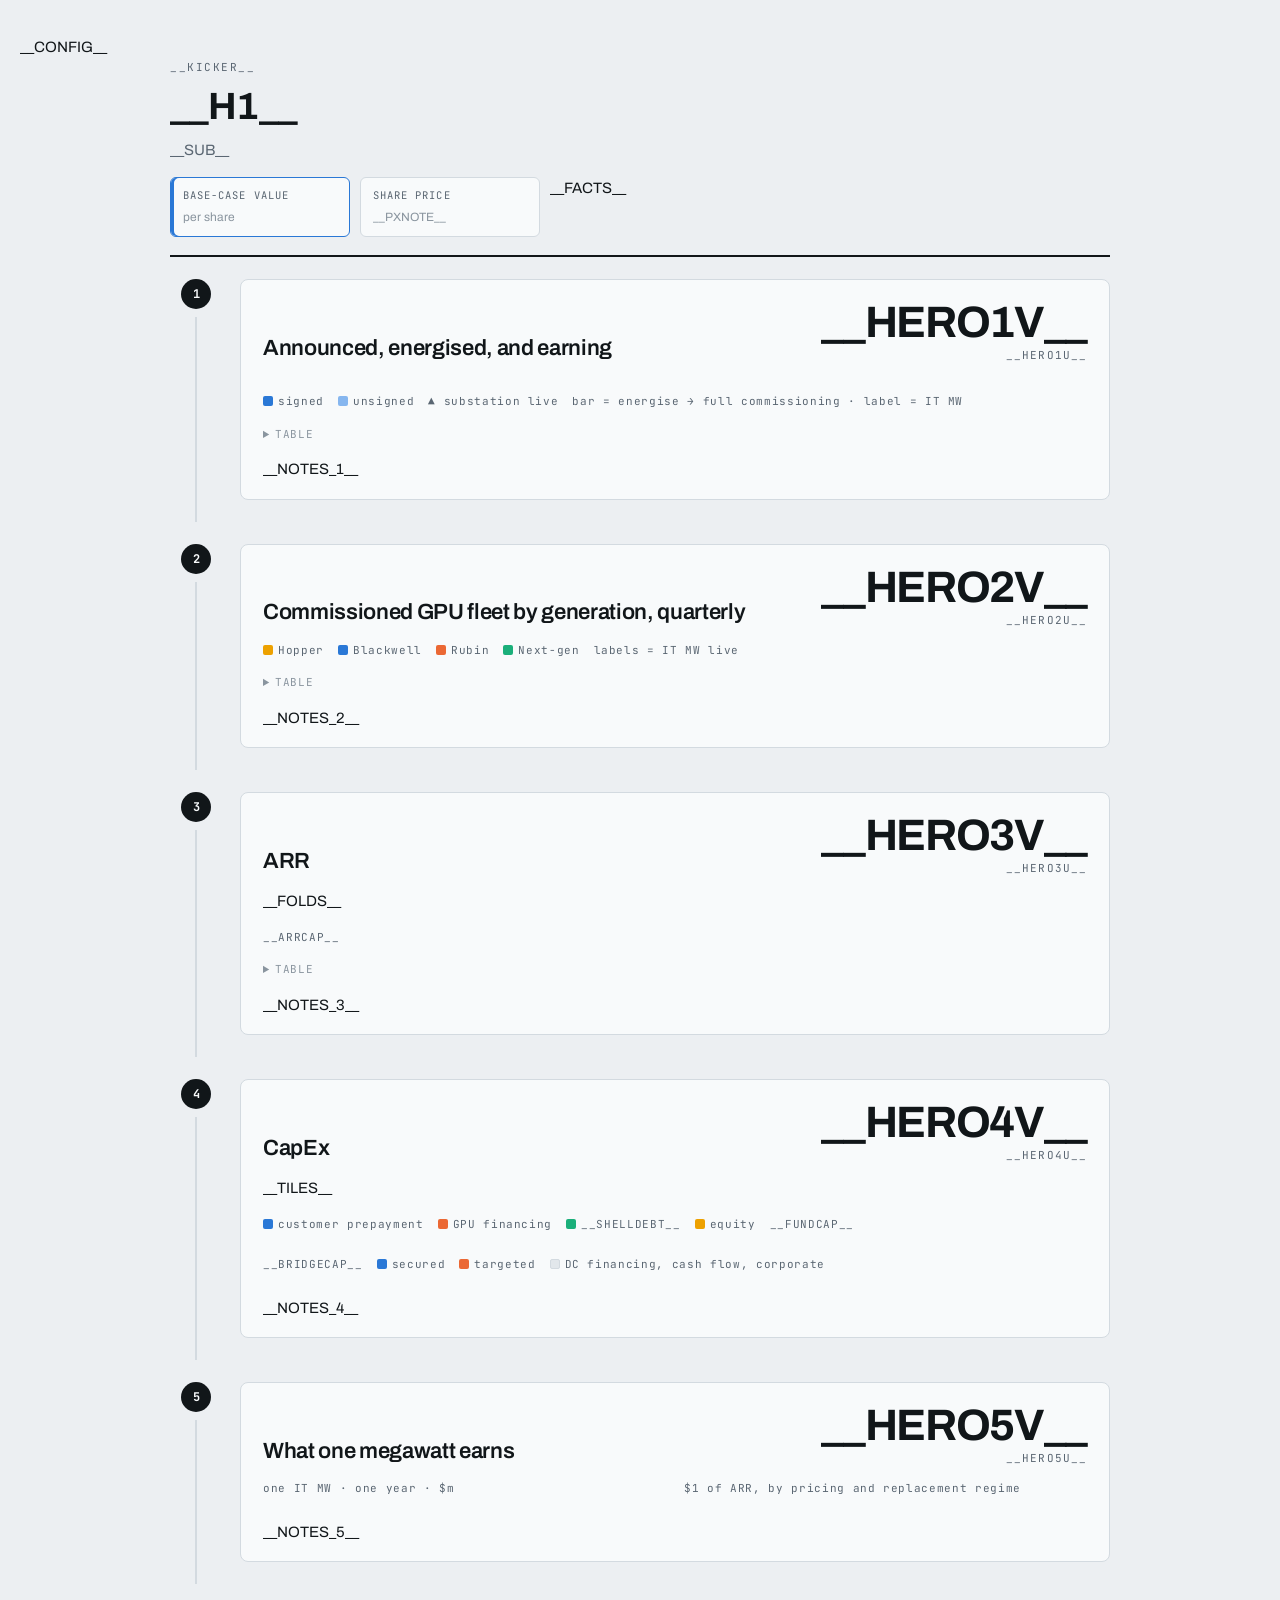
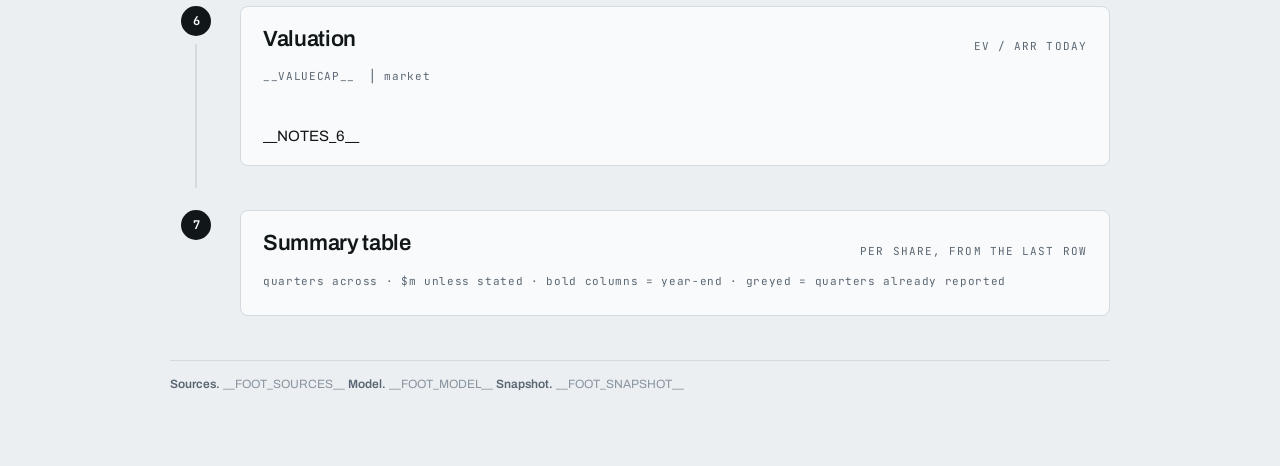
<file: onepager-template.html>
<!doctype html>
<html lang="en">
<head>
<meta charset="utf-8">
<meta name="viewport" content="width=device-width,initial-scale=1">
<style>:root{color-scheme:light dark}body{margin:0}</style>
<title>__TITLE__</title>
<link rel="stylesheet" href="https://fonts.googleapis.com/css2?family=Archivo:wght@400;500;600;700&family=JetBrains+Mono:wght@400;500;700&display=swap">
<style>
:root{
  --paper:#ECEFF2; --card:#F8FAFB; --sunk:#E2E7EB;
  --ink:#111619; --soft:#5A6672; --faint:#8A959F; --line:#D3DAE0; --grid:#E6EAEE;
  --accent:#2a78d6;
  --s1:#2a78d6; --s1u:#86b6ef; --s2:#eb6834; --s3:#1baf7a; --s4:#eda100;
  --pos:#2C6349; --neg:#93402F;
}
@media (prefers-color-scheme:dark){:root:not([data-theme="light"]){
  --paper:#0D1115; --card:#161C22; --sunk:#11161B;
  --ink:#E5EAEE; --soft:#8B98A5; --faint:#65727E; --line:#252E37; --grid:#1F272F;
  --accent:#3987e5;
  --s1:#3987e5; --s1u:#1c5cab; --s2:#d95926; --s3:#199e70; --s4:#c98500;
  --pos:#71C098; --neg:#DB8A75;
}}
:root[data-theme="dark"]{
  --paper:#0D1115; --card:#161C22; --sunk:#11161B;
  --ink:#E5EAEE; --soft:#8B98A5; --faint:#65727E; --line:#252E37; --grid:#1F272F;
  --accent:#3987e5;
  --s1:#3987e5; --s1u:#1c5cab; --s2:#d95926; --s3:#199e70; --s4:#c98500;
  --pos:#71C098; --neg:#DB8A75;
}
*{box-sizing:border-box}
body{background:var(--paper);color:var(--ink);font-family:Archivo,system-ui,-apple-system,sans-serif;font-size:15px;line-height:1.5;margin:0;padding:36px 20px 72px;-webkit-font-smoothing:antialiased}
.wrap{max-width:940px;margin:0 auto;display:flex;flex-direction:column;gap:22px}
.mono{font-family:"JetBrains Mono",monospace}

header{display:flex;flex-direction:column;gap:12px;border-bottom:2px solid var(--ink);padding-bottom:18px}
.kicker{font-family:"JetBrains Mono",monospace;font-size:11px;letter-spacing:.14em;text-transform:uppercase;color:var(--soft)}
h1{font-size:38px;font-weight:700;letter-spacing:-.022em;margin:0;line-height:1.05;text-wrap:balance}
.sub{color:var(--soft);font-size:15px;max-width:60ch;margin:0}
.facts{display:grid;grid-template-columns:repeat(5,1fr);gap:10px;margin-top:4px}
.fact.base{border-color:var(--accent);box-shadow:inset 3px 0 0 var(--accent)}
.fact{background:var(--card);border:1px solid var(--line);border-radius:6px;padding:10px 12px;display:flex;flex-direction:column;gap:2px}
.fact .l{font-family:"JetBrains Mono",monospace;font-size:10.5px;letter-spacing:.1em;text-transform:uppercase;color:var(--soft)}
.fact .v{font-size:20px;font-weight:600;letter-spacing:-.01em}
.fact .n{font-size:12px;color:var(--faint)}

.step{display:grid;grid-template-columns:52px 1fr;gap:0 18px;position:relative}
.rail{display:flex;flex-direction:column;align-items:center;gap:8px}
.rail .num{font-family:"JetBrains Mono",monospace;font-size:12px;font-weight:700;color:var(--card);background:var(--ink);width:30px;height:30px;border-radius:50%;display:flex;align-items:center;justify-content:center;flex:none}
.rail .bar{width:2px;flex:1;background:var(--line)}
.step:last-of-type .rail .bar{background:transparent}
.card{background:var(--card);border:1px solid var(--line);border-radius:8px;padding:20px 22px 18px;display:flex;flex-direction:column;gap:16px;margin-bottom:22px;min-width:0}
.head{display:grid;grid-template-columns:1fr auto;gap:16px;align-items:end}
.head h2{font-size:22px;font-weight:600;letter-spacing:-.015em;margin:0;line-height:1.15;text-wrap:balance}
.head .q{font-size:13px;color:var(--soft);margin:3px 0 0}
.hero{text-align:right;line-height:1}
.hero .v{font-size:44px;font-weight:700;letter-spacing:-.03em}
.hero .u{font-family:"JetBrains Mono",monospace;font-size:11px;letter-spacing:.1em;text-transform:uppercase;color:var(--soft);margin-top:6px}
figure{margin:0;display:flex;flex-direction:column;gap:8px;min-width:0}
figure .cap{font-family:"JetBrains Mono",monospace;font-size:11px;letter-spacing:.06em;color:var(--soft);display:flex;gap:14px;flex-wrap:wrap;align-items:center}
.sw{display:inline-block;width:10px;height:10px;border-radius:2px;vertical-align:-1px;margin-right:5px}
.scroll{overflow-x:auto}
svg{display:block;max-width:100%;height:auto}
svg text{font-family:Archivo,system-ui,sans-serif;fill:var(--ink)}
svg .m{font-family:"JetBrains Mono",monospace;font-variant-numeric:tabular-nums}
svg .soft{fill:var(--soft)}
svg .faint{fill:var(--faint)}
svg .grid{stroke:var(--grid);stroke-width:1}
svg .axis{stroke:var(--line);stroke-width:1}
svg .sep{stroke:var(--card);stroke-width:2}
svg rect.hit{fill:transparent;cursor:default}
.notes{display:grid;grid-template-columns:repeat(3,1fr);gap:12px}
.note{font-size:13.5px;line-height:1.45;color:var(--ink);border-top:2px solid var(--line);padding-top:8px}
.note b{font-weight:600}
.note .src{display:block;font-family:"JetBrains Mono",monospace;font-size:10.5px;color:var(--faint);margin-top:4px;letter-spacing:.02em}
.two{display:grid;grid-template-columns:1fr 1fr;gap:18px;align-items:start}
.tiles{display:grid;grid-template-columns:repeat(4,1fr);gap:10px}
.tile{background:var(--sunk);border-radius:6px;padding:10px 12px}
.tile .l{font-family:"JetBrains Mono",monospace;font-size:10.5px;letter-spacing:.1em;text-transform:uppercase;color:var(--soft)}
.tile .v{font-size:22px;font-weight:600;letter-spacing:-.01em;margin-top:2px}
.tile .n{font-size:12px;color:var(--faint)}
details{font-size:12.5px;color:var(--soft)}
summary{cursor:pointer;font-family:"JetBrains Mono",monospace;font-size:11px;letter-spacing:.08em;text-transform:uppercase;color:var(--faint)}
summary:focus-visible{outline:2px solid var(--accent);outline-offset:2px}
table{border-collapse:collapse;width:100%;margin-top:8px;font-variant-numeric:tabular-nums}
th,td{text-align:right;padding:4px 8px;border-bottom:1px solid var(--line);font-size:12px}
th:first-child,td:first-child{text-align:left}
th{font-family:"JetBrains Mono",monospace;font-weight:500;color:var(--soft);font-size:10.5px;letter-spacing:.06em;text-transform:uppercase}
.tip{position:fixed;pointer-events:none;background:var(--ink);color:var(--card);font-family:"JetBrains Mono",monospace;font-size:11.5px;padding:6px 9px;border-radius:4px;white-space:nowrap;z-index:9;display:none;line-height:1.4}
.ledger{font-family:"JetBrains Mono",monospace;font-size:13px;display:grid;grid-template-columns:1fr auto;gap:3px 18px;font-variant-numeric:tabular-nums}
.ledger .k{color:var(--soft)}
.ledger .t{border-top:1px solid var(--ink);padding-top:5px;margin-top:3px;font-weight:700}
.fold{align-self:start}
.fold[open]{display:flex;flex-direction:column-reverse;gap:6px}
.fold summary{display:grid;grid-template-columns:1fr auto;gap:3px 18px;font-family:"JetBrains Mono",monospace;font-size:13px;font-weight:700;font-variant-numeric:tabular-nums;text-transform:none;letter-spacing:0;color:var(--ink);border-top:1px solid var(--ink);padding-top:5px;cursor:pointer;list-style:none}
.fold summary::-webkit-details-marker{display:none}
.fold summary .k{color:var(--soft)}.fold summary .k::before{content:"▸ ";color:var(--faint);font-weight:400}.fold[open] summary .k::before{content:"▾ "}
.fold summary:focus-visible{outline:2px solid var(--accent);outline-offset:2px}
.fold .ledger{padding-bottom:4px}
.ledger-wrap table{margin-top:0;min-width:1900px}
.ledger-wrap th,.ledger-wrap td{white-space:nowrap;padding:3px 8px;font-size:11.5px;font-family:"JetBrains Mono",monospace;line-height:1.35;text-align:right}
.ledger-wrap th{position:sticky;top:0;background:var(--card);z-index:2;font-size:10.5px;line-height:1.2;vertical-align:bottom;color:var(--soft)}
.ledger-wrap th:first-child,.ledger-wrap td:first-child{position:sticky;left:0;background:var(--card);z-index:1;text-align:left;font-family:Archivo,system-ui,sans-serif;font-size:12px;min-width:236px}
.ledger-wrap th:first-child{z-index:3}
.ledger-wrap th.ye{color:var(--ink);font-weight:700}.ledger-wrap td.ye{font-weight:600}
.ledger-wrap .past{color:var(--faint)}
.ledger-wrap tr.sec td{position:static;font-family:"JetBrains Mono",monospace;font-size:10px;letter-spacing:.12em;text-transform:uppercase;color:var(--accent);padding:10px 8px 2px;border-bottom:none;text-align:left}
.ledger-wrap td.pos{color:var(--pos)}.ledger-wrap td.neg{color:var(--neg)}
footer{border-top:1px solid var(--line);padding-top:14px;font-size:12px;color:var(--faint);line-height:1.6}
footer b{color:var(--soft);font-weight:600}
footer a{color:var(--accent);text-decoration:underline;text-underline-offset:2px}
@media (max-width:720px){
  h1{font-size:30px}.facts,.tiles{grid-template-columns:1fr 1fr}.fact.base{grid-column:1/-1}.notes,.two{grid-template-columns:1fr}
  .step{grid-template-columns:36px 1fr;gap:0 10px}.rail .num{width:26px;height:26px;font-size:11px}
  .head{grid-template-columns:1fr}.hero{text-align:left}.hero .v{font-size:36px}.card{padding:16px 14px}
}
@media (prefers-reduced-motion:reduce){*{transition:none!important}}
</style>
__CONFIG__
</head>
<body>
<div class="wrap">
<header>
  <div class="kicker">__KICKER__</div>
  <h1>__H1__</h1>
  <p class="sub">__SUB__</p>
  <div class="facts">
    <div class="fact base"><span class="l">Base-case value</span><span class="v" id="fVal"></span><span class="n" id="fValN">per share</span></div>
    <div class="fact"><span class="l">Share price</span><span class="v" id="fPx"></span><span class="n">__PXNOTE__</span></div>
__FACTS__
  </div>
</header>

<!-- 1 POWER -->
<section class="step">
  <div class="rail"><div class="num">1</div><div class="bar"></div></div>
  <div class="card">
    <div class="head">
      <div><h2>Announced, energised, and earning</h2></div>
      <div class="hero"><div class="v">__HERO1V__</div><div class="u">__HERO1U__</div></div>
    </div>
    <figure><div class="scroll" id="gCap"></div></figure>
    <figure>
      <div class="cap"><span><i class="sw" style="background:var(--s1)"></i>signed</span><span><i class="sw" style="background:var(--s1u)"></i>unsigned</span><span>▲ substation live</span><span>bar = energise → full commissioning · label = IT&nbsp;MW</span></div>
      <div class="scroll" id="gGantt"></div>
      <details><summary>Table</summary><div id="tGantt"></div></details>
    </figure>
    <div class="notes">
__NOTES_1__
    </div>
  </div>
</section>

<!-- 2 BUILD -->
<section class="step">
  <div class="rail"><div class="num">2</div><div class="bar"></div></div>
  <div class="card">
    <div class="head">
      <div><h2>Commissioned GPU fleet by generation, quarterly</h2></div>
      <div class="hero"><div class="v">__HERO2V__</div><div class="u">__HERO2U__</div></div>
    </div>
    <figure>
      <div class="cap"><span><i class="sw" style="background:var(--s4)"></i>Hopper</span><span><i class="sw" style="background:var(--s1)"></i>Blackwell</span><span><i class="sw" style="background:var(--s2)"></i>Rubin</span><span><i class="sw" style="background:var(--s3)"></i>Next-gen</span><span>labels = IT MW live</span></div>
      <div class="scroll" id="gBuild"></div>
      <details><summary>Table</summary><div id="tBuild"></div></details>
    </figure>
    <div class="notes">
__NOTES_2__
    </div>
  </div>
</section>

<!-- 3 BILL -->
<section class="step">
  <div class="rail"><div class="num">3</div><div class="bar"></div></div>
  <div class="card">
    <div class="head">
      <div><h2>ARR</h2></div>
      <div class="hero"><div class="v">__HERO3V__</div><div class="u">__HERO3U__</div></div>
    </div>
    <div class="two">
__FOLDS__
    </div>
    <figure>
      <div class="cap"><span>__ARRCAP__</span></div>
      <div class="scroll" id="gRev"></div>
      <details><summary>Table</summary><div id="tRev"></div></details>
    </figure>
    <div class="notes">
__NOTES_3__
    </div>
  </div>
</section>

<!-- 4 FUND -->
<section class="step">
  <div class="rail"><div class="num">4</div><div class="bar"></div></div>
  <div class="card">
    <div class="head">
      <div><h2>CapEx</h2></div>
      <div class="hero"><div class="v">__HERO4V__</div><div class="u">__HERO4U__</div></div>
    </div>
    <div class="tiles">
__TILES__
    </div>
    <figure>
      <div class="cap"><span><i class="sw" style="background:var(--s1)"></i>customer prepayment</span><span><i class="sw" style="background:var(--s2)"></i>GPU financing</span><span><i class="sw" style="background:var(--s3)"></i>__SHELLDEBT__</span><span><i class="sw" style="background:var(--s4)"></i>equity</span><span>__FUNDCAP__</span></div>
      <div class="scroll" id="gFund"></div>
    </figure>
    <figure>
      <div class="cap"><span>__BRIDGECAP__</span><span><i class="sw" style="background:var(--s1)"></i>secured</span><span><i class="sw" style="background:var(--s2)"></i>targeted</span><span><i class="sw" style="background:var(--sunk);border:1px solid var(--line)"></i>DC financing, cash flow, corporate</span></div>
      <div class="scroll" id="gBridge"></div>
    </figure>
    <div class="notes">
__NOTES_4__
    </div>
  </div>
</section>

<!-- 5 ECONOMICS -->
<section class="step">
  <div class="rail"><div class="num">5</div><div class="bar"></div></div>
  <div class="card">
    <div class="head">
      <div><h2>What one megawatt earns</h2></div>
      <div class="hero"><div class="v">__HERO5V__</div><div class="u">__HERO5U__</div></div>
    </div>
    <div class="two">
      <figure>
        <div class="cap"><span>one IT MW · one year · $m</span></div>
        <div class="scroll" id="gWater"></div>
      </figure>
      <figure>
        <div class="cap"><span>$1 of ARR, by pricing and replacement regime</span></div>
        <div class="scroll" id="gLife"></div>
      </figure>
    </div>
    <div class="notes">
__NOTES_5__
    </div>
  </div>
</section>

<!-- 6 VALUE -->
<section class="step">
  <div class="rail"><div class="num">6</div><div class="bar"></div></div>
  <div class="card">
    <div class="head">
      <div><h2>Valuation</h2></div>
      <div class="hero"><div class="v" id="hEV"></div><div class="u">EV / ARR today</div></div>
    </div>
    <figure>
      <div class="cap"><span>__VALUECAP__</span><span>│ market</span></div>
      <div class="scroll" id="gValue"></div>
    </figure>
    <div class="two">
      <div class="ledger" id="lBridge"></div>
      <div class="ledger" id="lEps"></div>
    </div>
    <div class="notes">
__NOTES_6__
    </div>
  </div>
</section>

<!-- 7 LEDGER -->
<section class="step">
  <div class="rail"><div class="num">7</div><div class="bar"></div></div>
  <div class="card">
    <div class="head">
      <div><h2>Summary table</h2></div>
      <div class="hero"><div class="v" id="hLedger"></div><div class="u">per share, from the last row</div></div>
    </div>
    <figure>
      <div class="cap"><span>quarters across · $m unless stated · bold columns = year-end · greyed = quarters already reported</span></div>
      <div class="scroll ledger-wrap" id="gLedger"></div>
    </figure>

  </div>
</section>

<footer>
  <b>Sources.</b> __FOOT_SOURCES__
  <b>Model.</b> __FOOT_MODEL__
  <b>Snapshot.</b> __FOOT_SNAPSHOT__
</footer>
</div>
<div class="tip" id="tip"></div>

<script>/*__CORE__*/</script>
<script>
(function(){
const P=window.P=__PAGE__;P.labels=Object.assign({shell:'shell',shellRow:'Capex — shell',shellDebt:'data-centre debt',debt:'Debt',energised:'energised'},P.labels||{});let PX=P.px.v; const SH=P.evArr.sh, ND=P.evArr.nd, ARR0=P.evArr.arr; window.PX_HOOKS=window.PX_HOOKS||[];
document.getElementById('fPx').textContent='$'+PX.toFixed(2);
const fmt=n=>n.toLocaleString('en-US');
const tip=document.getElementById('tip');
function hover(el,html){el.addEventListener('mousemove',e=>{tip.innerHTML=html;tip.style.display='block';tip.style.left=(e.clientX+12)+'px';tip.style.top=(e.clientY-10)+'px';});el.addEventListener('mouseleave',()=>tip.style.display='none');}
const NS='http://www.w3.org/2000/svg';
function svg(w,h){const s=document.createElementNS(NS,'svg');s.setAttribute('viewBox','0 0 '+w+' '+h);s.setAttribute('width',w);s.setAttribute('height',h);return s;}
function el(t,a,txt){const e=document.createElementNS(NS,t);for(const k in a)e.setAttribute(k,a[k]);if(txt!=null)e.textContent=txt;return e;}
function table(host,head,rows){const t=document.createElement('table');t.innerHTML='<thead><tr>'+head.map(h=>'<th>'+h+'</th>').join('')+'</tr></thead><tbody>'+rows.map(r=>'<tr>'+r.map((c,i)=>'<td>'+(i?fmt(c):c)+'</td>').join('')+'</tr>').join('')+'</tbody>';document.getElementById(host).appendChild(t);}

/* ---- quarterly ramp: [lbl, rev, revC, revS, itMW, grossMW, gpus, byGen{hopper,blackwell,rubin,next}] ---- */
const Q=P.Q;
const short=l=>l.replace('20','’').replace('Q',' Q');

/* ---- 1a capacity ---- */
(function(){
  const W=880,H=118,L=190,R=70;const rows=P.capacity.rows;
  const s=svg(W,H);const x=v=>L+v/P.capacity.max*(W-L-R);
  rows.forEach((r,i)=>{const y=10+i*27;s.appendChild(el('text',{x:L-10,y:y+13,'text-anchor':'end','font-size':13},r[0]));
    s.appendChild(el('rect',{x:L,y,width:W-L-R,height:16,fill:'var(--sunk)'}));
    const b=el('rect',{x:L,y,width:Math.max(4,x(r[1])-L),height:16,fill:i===3?'var(--s1)':'var(--s1u)'});s.appendChild(b);
    s.appendChild(el('text',{x:x(r[1])+8,y:y+13,'font-size':13,'font-weight':600,class:'m'},fmt(r[1])+(i===3?' IT':' MW')));
    hover(b,r[0]+': '+fmt(r[1])+' — '+r[2]);});
  document.getElementById('gCap').appendChild(s);
})();

/* ---- 1b site phasing ---- */
const T=P.gantt;
(function(){
  const qs=l=>(+l.slice(0,4)-2026)*4+(+l.slice(5));
  const W=880,L=196,R=118,top=22,rh=30,H=top+T.length*rh+8;const s=svg(W,H);
  const x=q=>L+(q-1)/20*(W-L-R);
  for(let y=2026;y<=+P.year;y++){const q=(y-2026)*4+1;s.appendChild(el('line',{x1:x(q),x2:x(q),y1:top-6,y2:H-8,class:'grid'}));s.appendChild(el('text',{x:x(q)+3,y:12,'font-size':11,class:'m soft'},y));}
  const rows=[];
  T.forEach((c,i)=>{const y=top+i*rh;const it=c[2].reduce((a,t)=>a+t[1],0);
    s.appendChild(el('text',{x:L-10,y:y+15,'text-anchor':'end','font-size':13,'font-weight':500},c[0]));
    s.appendChild(el('text',{x:W-R+8,y:y+15,'font-size':11.5,class:'m soft'},fmt(c[1])+' · '+fmt(it)+' IT'));
    if(c[3]){const q=Math.max(1,qs(c[3]));s.appendChild(el('path',{d:'M'+(x(q)-4)+' '+(y+24)+' l4 -6 l4 6 z',fill:'var(--ink)'}));}
    c[2].forEach(t=>{const a=Math.max(1,qs(t[2])),b=Math.min(21,qs(t[3])+t[4]);const w=x(b)-x(a);
      const r=el('rect',{x:x(a),y:y+3,width:Math.max(3,w-2),height:16,fill:t[5]?'var(--s1)':'var(--s1u)'});s.appendChild(r);
      if(w>34)s.appendChild(el('text',{x:x(a)+5,y:y+15,'font-size':10.5,class:'m',fill:t[5]?'#fff':'var(--ink)'},t[1]));
      hover(r,c[0]+' — '+t[0]+'<br>'+t[1]+' IT MW · energise '+t[2]+' · revenue '+t[3]+' · '+(t[5]?'signed':'unsigned'));
      rows.push([c[0]+' — '+t[0],t[1],t[2],t[3],t[5]?'signed':'unsigned']);});});
  document.getElementById('gGantt').appendChild(s);
  const tb=document.createElement('table');tb.innerHTML='<thead><tr><th>tranche</th><th>IT MW</th><th>energise</th><th>revenue</th><th>status</th></tr></thead><tbody>'+rows.map(r=>'<tr><td>'+r[0]+'</td><td>'+r[1]+'</td><td>'+r[2]+'</td><td>'+r[3]+'</td><td>'+r[4]+'</td></tr>').join('')+'</tbody>';document.getElementById('tGantt').appendChild(tb);
})();

/* ---- 2 build: stacked GPUs by generation ---- */
(function(){
  const W=880,H=250,L=58,R=16,top=16,bot=34;const s=svg(W,H);const n=Q.length,bw=(W-L-R)/n,max=P.gpuMax;
  const y=v=>top+(H-top-bot)*(1-v/max);
  [0,1,2,3].map(k=>k*P.gpuMax/3).forEach(v=>{s.appendChild(el('line',{x1:L,x2:W-R,y1:y(v),y2:y(v),class:'grid'}));s.appendChild(el('text',{x:L-8,y:y(v)+4,'text-anchor':'end','font-size':11,class:'m soft'},v?(v/1000)+'k':'0'));});
  const gens=[['hopper','var(--s4)'],['blackwell','var(--s1)'],['rubin','var(--s2)'],['next','var(--s3)']];
  Q.forEach((q,i)=>{let acc=0;const cx=L+i*bw+bw/2;const w=Math.min(24,bw-6);
    gens.forEach(([g,c])=>{const v=q[7][g];if(!v)return;const r=el('rect',{x:cx-w/2,y:y(acc+v),width:w,height:Math.max(0,y(acc)-y(acc+v)-2),fill:c});s.appendChild(r);hover(r,q[0]+' · '+g+': '+fmt(v)+' GPUs<br>fleet '+fmt(q[6])+' · '+fmt(q[4])+' IT MW');acc+=v;});
    if(/Q4/.test(q[0])){s.appendChild(el('text',{x:cx,y:y(acc)-6,'text-anchor':'middle','font-size':11,'font-weight':600,class:'m'},fmt(q[4])+' MW'));}
    if(/Q2|Q4/.test(q[0]))s.appendChild(el('text',{x:cx,y:H-14,'text-anchor':'middle','font-size':10.5,class:'m soft'},short(q[0])));});
  document.getElementById('gBuild').appendChild(s);
  table('tBuild',['quarter','IT MW','gross MW','GPUs','Hopper','Blackwell','Rubin','Next'],Q.map(q=>[q[0],q[4],q[5],q[6],q[7].hopper,q[7].blackwell,q[7].rubin,q[7].next]));
})();

/* ---- 3 ARR: contracted ARR on energised capacity — the company's own definition (price x 8,760 h x GPUs under contract, incl. storage/ancillaries); spot excluded ---- */
(function(){
  const A=P.A;window.ARRC=P.ARRC;
  const rows=A.filter(r=>((+r[0].slice(0,4)-2026)*4+(+r[0].slice(5)))>=3);
  const W=880,H=260,L=58,R=16,top=28,bot=34;const s=svg(W,H);const n=rows.length,bw=(W-L-R)/n,max=P.arrMax;
  const y=v=>top+(H-top-bot)*(1-v/max);
  [0,1,2,3,4].map(k=>k*P.arrMax/4).forEach(v=>{s.appendChild(el('line',{x1:L,x2:W-R,y1:y(v),y2:y(v),class:'grid'}));s.appendChild(el('text',{x:L-8,y:y(v)+4,'text-anchor':'end','font-size':11,class:'m soft'},v?'$'+v+'bn':'0'));});
  rows.forEach((r,i)=>{const cx=L+i*bw+bw/2,w=Math.min(24,bw-6);const q=Q.find(x=>x[0]===r[0]);
    const b=el('rect',{x:cx-w/2,y:y(r[1]),width:w,height:Math.max(0,y(0)-y(r[1])),fill:'var(--s1)'});s.appendChild(b);
    hover(b,r[0]+'<br>contracted ARR $'+r[1].toFixed(1)+'bn · of which signed today $'+r[2].toFixed(1)+'bn'+(q?'<br>billing run-rate $'+(q[1]*4/1000).toFixed(1)+'bn':''));
    if(/Q4/.test(r[0]))s.appendChild(el('text',{x:cx,y:y(r[1])-6,'text-anchor':'middle','font-size':11,'font-weight':600,class:'m'},'$'+r[1].toFixed(1)+'bn'));
    if(/Q2|Q4/.test(r[0]))s.appendChild(el('text',{x:cx,y:H-14,'text-anchor':'middle','font-size':10.5,class:'m soft'},short(r[0])));});
  document.getElementById('gRev').appendChild(s);
  table('tRev',['quarter','contracted ARR $bn','of which signed $bn','billing run-rate $bn','revenue $m'],rows.map(r=>{const q=Q.find(x=>x[0]===r[0]);return [r[0],r[1],r[2],q?+(q[1]*4/1000).toFixed(1):'',q?Math.round(q[1]):''];}));
})();

/* ---- 4a funding stack per IT MW ---- */
(function(){
  const W=880,H=112,L=150,R=40,COST=P.fund.cost;const s=svg(W,H);const x=v=>L+v/P.fund.max*(W-L-R);
  const rows=P.fund.rows;
  rows.forEach((r,i)=>{const y=14+i*40;let acc=0;s.appendChild(el('text',{x:L-10,y:y+15,'text-anchor':'end','font-size':13,'font-weight':500},r[0]));
    r[1].forEach(seg=>{const b=el('rect',{x:x(acc),y,width:x(acc+seg[0])-x(acc)-2,height:20,fill:seg[1]});s.appendChild(b);hover(b,r[0]+' — '+seg[2]+': $'+seg[0]+'m per IT MW');
      if(seg[0]>=6)s.appendChild(el('text',{x:x(acc)+6,y:y+14,'font-size':11,class:'m',fill:'#fff'},'$'+seg[0]+'m'));acc+=seg[0];});
    s.appendChild(el('text',{x:x(acc)+8,y:y+14,'font-size':12,'font-weight':600,class:'m'},'$'+acc.toFixed(1)+'m per MW'));});
  s.appendChild(el('line',{x1:x(COST),x2:x(COST),y1:6,y2:H-14,stroke:'var(--ink)','stroke-width':1.5}));
  s.appendChild(el('text',{x:x(COST),y:H-2,'text-anchor':'middle','font-size':11,'font-weight':600,class:'m'},'cost $'+COST+'m per MW'));
  document.getElementById('gFund').appendChild(s);
})();

/* ---- 4b FY27 bridge ---- */
(function(){
  const W=880,H=96,L=150,R=40;const s=svg(W,H);const x=v=>L+v/P.bridge.max*(W-L-R);
  s.appendChild(el('text',{x:L-10,y:25,'text-anchor':'end','font-size':13,'font-weight':500},P.bridge.label));
  const g=el('rect',{x:x(0),y:10,width:x(P.bridge.lo)-x(0),height:20,fill:'var(--ink)'});s.appendChild(g);hover(g,P.bridge.quote);
  s.appendChild(el('rect',{x:x(P.bridge.lo),y:10,width:x(P.bridge.hi)-x(P.bridge.lo),height:20,fill:'var(--ink)',opacity:.35}));
  s.appendChild(el('text',{x:x(P.bridge.hi)+8,y:24,'font-size':12,'font-weight':600,class:'m'},P.bridge.range));
  s.appendChild(el('text',{x:L-10,y:65,'text-anchor':'end','font-size':13,'font-weight':500},'Funded by'));
  const segs=P.bridge.segs;let acc=0;
  segs.forEach(sg=>{const b=el('rect',{x:x(acc),y:50,width:x(acc+sg[0])-x(acc)-2,height:20,fill:sg[1],stroke:sg[1]==='var(--sunk)'?'var(--line)':'none'});s.appendChild(b);hover(b,sg[2]+': ~$'+sg[0]+'bn');
    s.appendChild(el('text',{x:x(acc)+6,y:64,'font-size':11,class:'m',fill:sg[1]==='var(--sunk)'?'var(--ink)':'#fff'},'$'+sg[0]+'bn'));acc+=sg[0];});
  s.appendChild(el('text',{x:x(acc)+8,y:64,'font-size':12,'font-weight':600,class:'m'},P.bridge.total));
  document.getElementById('gBridge').appendChild(s);
})();

/* ---- 5a one-megawatt waterfall ---- */
(function(){
  const steps=P.steady.steps;
  const W=430,H=250,L=8,R=8,top=22,bot=62;const s=svg(W,H);const n=steps.length,bw=(W-L-R)/n,max=P.steady.stepsMax;
  const y=v=>top+(H-top-bot)*(1-v/max);let run=0;
  steps.forEach((st,i)=>{const cx=L+i*bw+bw/2,w=Math.min(26,bw-10);let a,b,fill;
    if(st[2]==='d'){a=run;b=run+st[1];run=b;fill='var(--s2)';}else{a=0;b=st[1];run=b;fill=i===n-1?'var(--s1)':'var(--s1u)';}
    const r=el('rect',{x:cx-w/2,y:y(Math.max(a,b)),width:w,height:Math.max(1,Math.abs(y(a)-y(b))),fill});s.appendChild(r);hover(r,st[0]+': '+(st[1]>0?'+':'')+'$'+st[1].toFixed(2)+'m');
    s.appendChild(el('text',{x:cx,y:y(Math.max(a,b))-6,'text-anchor':'middle','font-size':11,'font-weight':600,class:'m'},(st[1]<0?'−':'')+'$'+Math.abs(st[1]).toFixed(st[1]%1?2:1)+'m'));
    const lab=st[0].split(' ');s.appendChild(el('text',{x:cx,y:H-38,'text-anchor':'middle','font-size':10.5,class:'soft'},lab.slice(0,2).join(' ')));
    if(lab.length>2)s.appendChild(el('text',{x:cx,y:H-25,'text-anchor':'middle','font-size':10.5,class:'soft'},lab.slice(2).join(' ')));});
  s.appendChild(el('text',{x:W-R,y:H-4,'text-anchor':'end','font-size':11,class:'m soft'},P.steady.footer));
  document.getElementById('gWater').appendChild(s);
})();

/* ---- 5b GPU life ---- */
(function(){
  // market $/MW +6%/yr for 5 yr then flat (the constant-payback path, not extended past the build). Contracted MW reprice only at renewal; spot MW at market every year, discounted at 13% (no term).
  // capex for the 2027 marginal MW: GPUs+ancillaries $34m, shell $15m. Maintenance: tray swap at 55% of GPU cost every 4 yr + 3%/yr of GPU cost on failures and spares.
  const rows=P.steady.regimes;const W=430,H=196,L=196,R=52;const s=svg(W,H);const x=v=>L+v/P.steady.regimesMax*(W-L-R);
  rows.forEach((r,i)=>{const y=10+i*31;s.appendChild(el('text',{x:L-10,y:y+14,'text-anchor':'end','font-size':12},r[0]));
    const b=el('rect',{x:L,y,width:x(r[1])-L,height:20,fill:r[2]==='base'?'var(--s1)':'var(--s1u)'});s.appendChild(b);hover(b,r[0]+' → $'+r[1].toFixed(2)+' per $1 of ARR');
    s.appendChild(el('text',{x:x(r[1])+8,y:y+14,'font-size':13,'font-weight':600,class:'m'},r[1].toFixed(2)+'×'));});
  const lt=el('text',{x:L,y:H-4,'font-size':11,class:'m soft'},'');s.appendChild(lt);const ltf=px=>{lt.textContent='contracts reprice at renewal, not annually · '+P.tk+' trades '+((SH*px/1000+ND)/ARR0).toFixed(2)+'×';};ltf(PX);window.PX_HOOKS.push(ltf);
  document.getElementById('gLife').appendChild(s);
})();

/* ---- 6 value path ---- */
(function(){
  const evf=px=>{document.getElementById('hEV').textContent=((SH*px/1000+ND)/ARR0).toFixed(2)+'×';};evf(PX);window.PX_HOOKS.push(evf);
  const MULT=P.finance.MULT,W=P.finance.W,ARR=P.rr,HZ=P.finance.HORIZON,FI=P.finance;
  window.renderValue=function(V){const df=Math.pow(1+W,HZ),NC=V.nc||0,DEBT=V.nd+V.liab-NC,SHD=V.sh;   // net debt ex converts + prepayments owed at PV; diluted shares, from the summary-table waterfall
  const regimes=P.steady.regimes;
  const rows=regimes.map(c=>{const ev=ARR*c[1],eq=(ev-DEBT)/df;return [c[0],eq*1000/SHD,c[1],ev,c[2]];});
  const Wd=880,H=222,L=236,R=60;const s=svg(Wd,H);const x=v=>L+v/250*(Wd-L-R);
  rows.forEach((r,i)=>{const y=14+i*36;s.appendChild(el('text',{x:L-10,y:y+15,'text-anchor':'end','font-size':13,'font-weight':500},r[0]));
    const b=el('rect',{x:L,y,width:x(r[1])-L,height:22,fill:r[4]==='base'?'var(--s1)':'var(--s1u)'});s.appendChild(b);
    hover(b,r[0]+'<br>$'+ARR.toFixed(1)+'bn × '+r[2]+' = $'+r[3].toFixed(0)+'bn EV − net debt $'+V.nd.toFixed(0)+'bn − prepayments owed $'+V.liab.toFixed(0)+'bn'+(NC?' + non-core $'+NC.toFixed(1)+'bn':'')+', discounted '+HZ.toFixed(1)+' yr<br>÷ '+SHD.toFixed(0)+'m diluted shares → $'+r[1].toFixed(0));
    s.appendChild(el('text',{x:x(r[1])+8,y:y+15,'font-size':14,'font-weight':700,class:'m'},'$'+r[1].toFixed(0)));
    s.appendChild(el('text',{x:x(r[1])+52,y:y+15,'font-size':11,class:'m soft'},r[2].toFixed(2)+'×'));});
  const ml=el('line',{x1:x(PX),x2:x(PX),y1:6,y2:H-18,stroke:'var(--ink)','stroke-width':1.5,'stroke-dasharray':'3 3'});s.appendChild(ml);
  const mt=el('text',{x:x(PX),y:H-4,'text-anchor':'middle','font-size':11,'font-weight':600,class:'m'},'market $'+PX.toFixed(2));s.appendChild(mt);
  window.PX_HOOKS.push(px=>{ml.setAttribute('x1',x(px));ml.setAttribute('x2',x(px));mt.setAttribute('x',x(px));mt.textContent='market $'+px.toFixed(2);});
  const g=document.getElementById('gValue');g.innerHTML='';g.appendChild(s);
  const eq30=ARR*MULT-DEBT;
  const lb=document.getElementById('lBridge');lb.innerHTML=[[P.year+' run-rate revenue','$'+ARR.toFixed(1)+'bn'],['× $'+MULT.toFixed(2)+' per $1','$'+(ARR*MULT).toFixed(0)+'bn EV at '+P.year],['− net debt at '+P.year+(FI.CONV?', converts excluded':''),'−$'+V.nd.toFixed(0)+'bn'],['− prepayments still owed to customers, at PV','−$'+V.liab.toFixed(0)+'bn']].concat(NC?[['+ non-core stakes at the tracker mark','+$'+NC.toFixed(1)+'bn']]:[]).concat([['= equity at '+P.year,'$'+eq30.toFixed(0)+'bn'],['discount '+HZ.toFixed(1)+' yr at '+(W*100).toFixed(1)+'%','$'+(eq30/df).toFixed(0)+'bn today'],['÷ '+SHD.toFixed(0)+'m diluted shares: '+FI.SH0.toFixed(0)+'m + '+V.issued.toFixed(0)+'m issued at $'+FI.EQ_PX+' for $'+V.raised.toFixed(1)+'bn'+(FI.CONV?' + '+V.conv.toFixed(0)+'m from the converts':'')+(FI.FWD?' − '+(FI.FWD%1?FI.FWD.toFixed(1):FI.FWD.toFixed(0))+'m prepaid forwards':''),'$'+((eq30/df)*1000/SHD).toFixed(0)+' / share']]).map((r,i,a)=>'<span class="k'+(i===a.length-1?' t':'')+'">'+r[0]+'</span><span'+(i===a.length-1?' class="t"':'')+'>'+r[1]+'</span>').join('');};
})();
})();
</script>
<script>
/* ---- 7 the ledger: rows from the ramp (P.L), capex by vintage (P.CAPQ), the finance block (P.finance); the math is OnePager.waterfall, shared with onepager.js ---- */
(function(){
const F=P.finance,L=P.L,CAPQ=P.CAPQ,CONV=F.CONV||0;
const f0=n=>n==null?'':Math.round(n).toLocaleString('en-US'),f1=n=>n==null?'':n.toLocaleString('en-US',{minimumFractionDigits:1,maximumFractionDigits:1}),pct=n=>n==null?'':(n*100).toFixed(0)+'%';
const R=OnePager.waterfall(L,CAPQ,F,window.ARRC),C=R.C,dil=R.dil,pl=R.pl,addb=R.addb;
const row=(r,i,a)=>'<span class="k'+(i===a.length-1?' t':'')+'">'+r[0]+'</span><span'+(i===a.length-1?' class="t"':'')+'>'+r[1]+'</span>';
document.getElementById('lEps').innerHTML=[[P.year+' revenue','$'+pl.rev.toFixed(1)+'bn'],['EBITDA '+pct(F.M),'$'+pl.eb.toFixed(1)+'bn'],['− D&A — GPUs over '+(F.GPU_LIFE||5)+' yr, '+P.labels.shell+' over '+(F.SHELL_LIFE||25),'−$'+pl.da.toFixed(1)+'bn'],['− interest: ~$'+pl.debtAvg.toFixed(0)+'bn of debt at '+pct(F.RATE)+(CONV?', $'+CONV.toFixed(1)+'bn of converts at '+(F.CONV_RATE*100).toFixed(1)+'%':''),'−$'+pl.intr.toFixed(1)+'bn'],['− tax '+pct(F.TAX),'−$'+pl.tax.toFixed(1)+'bn'],['= net income','$'+pl.ni.toFixed(1)+'bn'],['÷ '+dil.toFixed(0)+'m diluted shares'+(CONV?', converts in':''),'$'+((pl.ni*1000+addb)/dil).toFixed(1)+' EPS']].map(row).join('');
const ni6=pl.ni+pl.dag/6*(1-F.TAX);document.getElementById('nEps').textContent=P.year+' net income ≈ $'+pl.ni.toFixed(1)+'bn at '+P.tk+'’s '+(F.GPU_LIFE||5)+'-year book ($'+((pl.ni*1000+addb)/dil).toFixed(1)+' a share on '+dil.toFixed(0)+'m diluted), ≈ $'+ni6.toFixed(1)+'bn ($'+((ni6*1000+addb)/dil).toFixed(1)+') depreciated over six like CoreWeave.';
const ROWS=[['sec','Power'],['Gross MW '+P.labels.energised,c=>f0(c.g)],['IT MW '+P.labels.energised,c=>f0(c.it)],['+ IT MW in the quarter',c=>f0(c.add)],
 ['sec','Use'],['IT MW earning',c=>f1(c.itE)],['Utilisation — earning ÷ '+P.labels.energised,c=>pct(c.util)],
 ['sec','GPUs'],['Installed',c=>f0(c.gi)],['Commissioned',c=>f0(c.gc)],
 ['sec','Rate'],['$ per GPU-hr, fleet blend',c=>c.bl.toFixed(2)],['$m per IT MW-yr, fleet blend',c=>c.itE>0?f1(c.perMW):'—'],
 ['sec','Revenue'],['Contracted ARR — '+P.arrLabel+', $bn',c=>c.arrc!=null?c.arrc.toFixed(1):''],['Model, $m',c=>f1(c.rev)],['Street, $m',c=>c.st!=null?f0(c.st):''],['Run-rate, $bn',c=>c.rr.toFixed(1)],
 ['sec','Cash'],['EBITDA at '+pct(F.M)+', $m',c=>f0(c.eb)],['Capex — GPUs + ancillaries, by vintage',c=>f0(c.capG)],[P.labels.shellRow,c=>f0(c.capS)],['Capex, total',c=>f0(c.capex)],['Cash before financing',c=>f0(c.cbf),c=>c.cbf<0?'neg':c.cbf>0?'pos':''],['Customer prepayments received',c=>c.r?f0(c.r.pre):''],['Prepayments credited against fees',c=>c.r?f0(-c.r.cred):'',c=>c.r&&c.r.cred>0?'neg':''],['Equity raised',c=>c.r?f0(c.r.eq):''],['Debt drawn',c=>c.r?f0(c.r.draw):''],['Interest — debt at '+pct(F.RATE)+(CONV?', converts at '+(F.CONV_RATE*100).toFixed(1)+'%':''),c=>c.r?f0(c.r.intr):''],
 ['sec','Balance sheet'],[P.labels.debt+(CONV?' ex converts':'')+', $bn',c=>c.r?c.r.debt.toFixed(1):''],CONV?['Convertible notes, $bn — equity at the tie-out',c=>c.r?CONV.toFixed(1):'']:null,['Cash, $bn',c=>c.r?c.r.cash.toFixed(1):''],['Net debt'+(CONV?' ex converts':'')+', $bn',c=>c.r?c.r.nd.toFixed(1):'',c=>c.r&&c.r.nd<0?'pos':''],['Prepayments owed to customers, $bn',c=>c.r?c.r.owed.toFixed(1):''],['Shares outstanding, m'+(CONV?' — before the converts':''),c=>c.r?f0(c.r.sh):''],
 ['sec','Earnings'],['Net income, $m',c=>c.r?f0(c.r.ni):'',c=>c.r&&c.r.ni<0?'neg':''],['EPS, calendar year'+(CONV?' — converts in':''),c=>c.epsYE!==undefined?'$'+c.epsYE.toFixed(2):'',c=>c.epsYE!==undefined&&c.epsYE<0?'neg':'']].filter(Boolean);
const qh=q=>'’'+q.slice(2,4)+'<br>Q'+q.slice(5);
let html='<table><thead><tr><th></th>'+C.map(c=>'<th class="'+(c.ye?'ye ':'')+(c.past?'past':'')+'">'+qh(c.q)+'</th>').join('')+'</tr></thead><tbody>';
ROWS.forEach(r=>{if(r[0]==='sec'){html+='<tr class="sec"><td colspan="'+(C.length+1)+'">'+r[1]+'</td></tr>';return;}
  html+='<tr><td>'+r[0]+'</td>'+C.map(c=>'<td class="'+(c.ye?'ye ':'')+(c.past?'past ':'')+(r[2]?r[2](c):'')+'">'+r[1](c)+'</td>').join('')+'</tr>';});
html+='</tbody></table>';document.getElementById('gLedger').innerHTML=html;
window.renderValue({nd:R.last.nd,liab:R.liab,sh:dil,conv:R.convSh,issued:R.issued,raised:R.eqTot,nc:F.NONCORE||0});
const ps=R.ps;document.getElementById('hLedger').textContent='$'+ps.toFixed(0);document.getElementById('fVal').textContent='$'+ps.toFixed(0);const vnf=px=>{document.getElementById('fValN').textContent='per share, base case · '+(ps/px).toFixed(1)+'× the market';};vnf(P.px.v);(window.PX_HOOKS=window.PX_HOOKS||[]).push(vnf);
})();
</script>
<script>
(function(){const tok=window.FINNHUB_TOKEN||'';const el=document.getElementById('fPx'),note=el.nextElementSibling;
async function refresh(){if(!tok)return;try{const r=await fetch('https://finnhub.io/api/v1/quote?symbol=__TK__&token='+encodeURIComponent(tok),{cache:'no-store'});const j=await r.json();const px=+j.c;if(!(px>0))return;el.textContent='$'+px.toFixed(2);note.textContent='Finnhub, live · '+new Date().toLocaleTimeString([],{hour:'2-digit',minute:'2-digit'})+' · refreshes every 15 min';(window.PX_HOOKS||[]).forEach(h=>{try{h(px);}catch(e){}});}catch(e){}}
refresh();setInterval(refresh,15*60*1000);})();
</script>
</body>
</html>
</file>
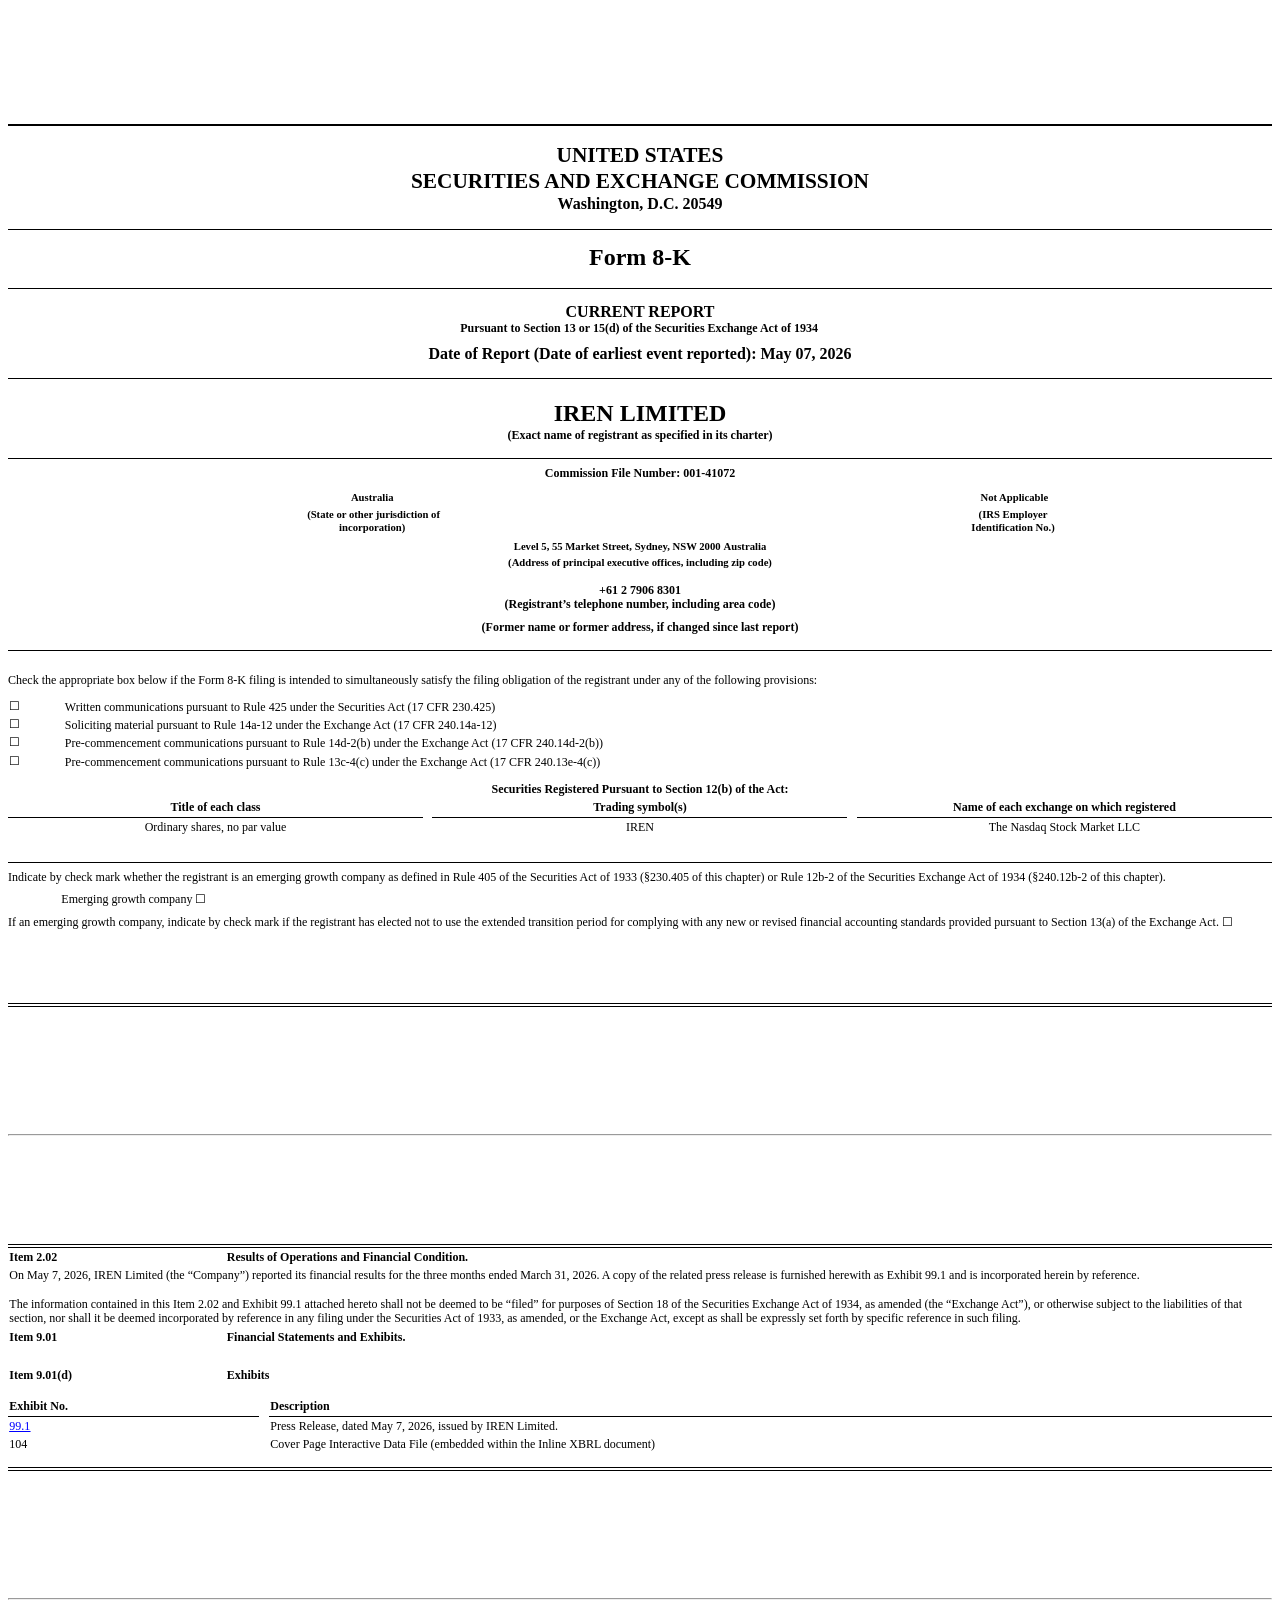
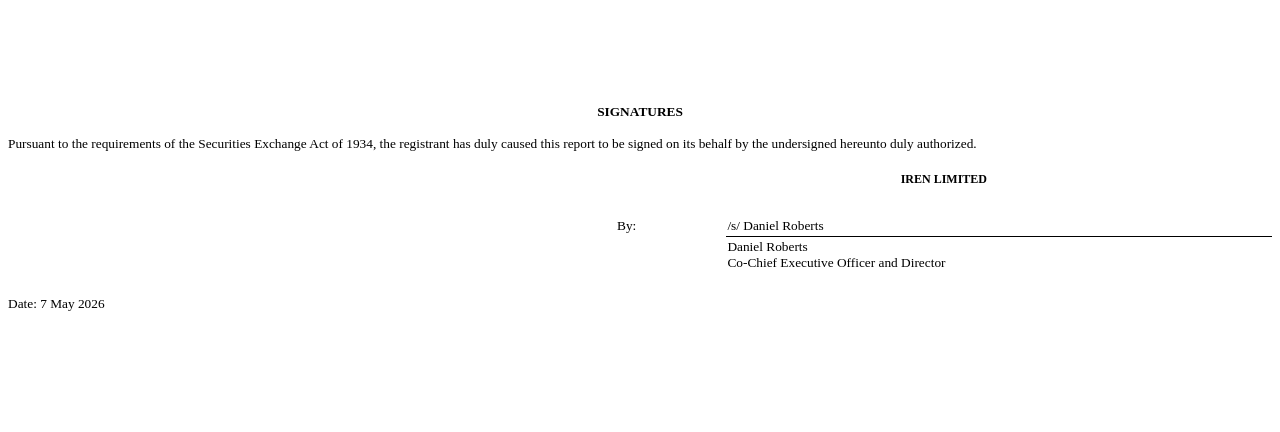
<file: q3_8k.htm>
<?xml version='1.0' encoding='ASCII'?>
<!--XBRL Document Created with the Workiva Platform-->
<!--Copyright 2026 Workiva-->
<!--r:019dbaf4-7838-7bca-a787-e068b6426dce,g:e09c08f7-b4fb-43b4-b563-20a7bbcfb9a5,d:6970be659fc84860bb59125cc81dd780-->
<html xmlns="http://www.w3.org/1999/xhtml" xmlns:ixt-sec="http://www.sec.gov/inlineXBRL/transformation/2015-08-31" xmlns:ix="http://www.xbrl.org/2013/inlineXBRL" xmlns:ixt="http://www.xbrl.org/inlineXBRL/transformation/2020-02-12" xmlns:xsi="http://www.w3.org/2001/XMLSchema-instance" xmlns:dei="http://xbrl.sec.gov/dei/2026" xmlns:xbrli="http://www.xbrl.org/2003/instance" xmlns:link="http://www.xbrl.org/2003/linkbase" xmlns:xlink="http://www.w3.org/1999/xlink" xml:lang="en-US"><head><meta http-equiv="Content-Type" content="text/html"/>


<title>iren-20260507</title></head><body><div style="display:none"><ix:header><ix:hidden><ix:nonNumeric contextRef="c-1" name="dei:AmendmentFlag" format="ixt:fixed-false" id="f-20">false</ix:nonNumeric><ix:nonNumeric contextRef="c-1" name="dei:EntityCentralIndexKey" id="f-21">0001878848</ix:nonNumeric></ix:hidden><ix:references xml:lang="en-US"><link:schemaRef xlink:type="simple" xlink:href="iren-20260507.xsd"/></ix:references><ix:resources><xbrli:context id="c-1"><xbrli:entity><xbrli:identifier scheme="http://www.sec.gov/CIK">0001878848</xbrli:identifier></xbrli:entity><xbrli:period><xbrli:startDate>2026-05-07</xbrli:startDate><xbrli:endDate>2026-05-07</xbrli:endDate></xbrli:period></xbrli:context></ix:resources></ix:header></div><div id="i6970be659fc84860bb59125cc81dd780_1"></div><div style="min-height:72pt;width:100%"><div><span><br/></span></div></div><div><span><br/></span></div><div><table style="border-collapse:collapse;display:inline-table;margin-bottom:5pt;vertical-align:text-bottom;width:100.000%"><tr><td style="width:1.0%"/><td style="width:98.900%"/><td style="width:0.1%"/></tr><tr><td colspan="3" style="border-top:2pt double #000000;padding:2px 1pt;text-align:left;vertical-align:top"><span style="color:#000000;font-family:'Times New Roman',serif;font-size:4pt;font-weight:400;line-height:120%">&#160;</span></td></tr></table></div><div style="text-align:center"><span style="color:#000000;font-family:'Times New Roman',serif;font-size:16pt;font-weight:700;line-height:120%">UNITED STATES</span></div><div style="text-align:center"><span style="color:#000000;font-family:'Times New Roman',serif;font-size:16pt;font-weight:700;line-height:120%">SECURITIES AND EXCHANGE COMMISSION</span></div><div style="text-align:center"><span style="color:#000000;font-family:'Times New Roman',serif;font-size:12pt;font-weight:700;line-height:120%">Washington, D.C. 20549</span></div><div><table style="border-collapse:collapse;display:inline-table;margin-bottom:5pt;vertical-align:text-bottom;width:100.000%"><tr><td style="width:1.0%"/><td style="width:98.900%"/><td style="width:0.1%"/></tr><tr><td colspan="3" style="border-bottom:0.5pt solid #000000;padding:2px 1pt;text-align:left;vertical-align:top"><span style="color:#000000;font-family:'Times New Roman',serif;font-size:6pt;font-weight:400;line-height:120%">&#160;</span></td></tr></table></div><div style="margin-top:5pt;text-align:center"><span style="color:#000000;font-family:'Times New Roman',serif;font-size:18pt;font-weight:700;line-height:120%">Form <ix:nonNumeric contextRef="c-1" name="dei:DocumentType" id="f-1">8-K</ix:nonNumeric></span></div><div><table style="border-collapse:collapse;display:inline-table;margin-bottom:5pt;vertical-align:text-bottom;width:100.000%"><tr><td style="width:1.0%"/><td style="width:98.900%"/><td style="width:0.1%"/></tr><tr><td colspan="3" style="border-bottom:0.5pt solid #000000;padding:2px 1pt;text-align:left;vertical-align:top"><span style="color:#000000;font-family:'Times New Roman',serif;font-size:6pt;font-weight:400;line-height:120%">&#160;</span></td></tr></table></div><div style="margin-top:5pt;text-align:center"><span style="color:#000000;font-family:'Times New Roman',serif;font-size:12pt;font-weight:700;line-height:120%">CURRENT REPORT</span></div><div style="margin-bottom:6pt;text-align:center"><span style="color:#000000;font-family:'Times New Roman',serif;font-size:9pt;font-weight:700;line-height:120%">Pursuant to Section 13 or 15(d) of the Securities Exchange Act of 1934</span><span style="color:#0094ff;font-family:'Times New Roman',serif;font-size:6pt;font-weight:400;line-height:120%">&#160;</span></div><div style="text-align:center"><span style="color:#000000;font-family:'Times New Roman',serif;font-size:12pt;font-weight:700;line-height:120%">Date of Report (Date of earliest event reported): <ix:nonNumeric contextRef="c-1" name="dei:DocumentPeriodEndDate" format="ixt:date-monthname-day-year-en" id="f-2">May&#160;07, 2026</ix:nonNumeric></span></div><div><table style="border-collapse:collapse;display:inline-table;margin-bottom:5pt;vertical-align:text-bottom;width:100.000%"><tr><td style="width:1.0%"/><td style="width:98.900%"/><td style="width:0.1%"/></tr><tr><td colspan="3" style="border-bottom:0.5pt solid #000000;padding:2px 1pt;text-align:left;vertical-align:top"><span style="color:#000000;font-family:'Times New Roman',serif;font-size:6pt;font-weight:400;line-height:120%">&#160;</span></td></tr></table></div><div style="margin-top:10pt;text-align:center"><span style="color:#000000;font-family:'Times New Roman',serif;font-size:18pt;font-weight:700;line-height:120%"><ix:nonNumeric contextRef="c-1" name="dei:EntityRegistrantName" id="f-3">IREN LIMITED</ix:nonNumeric></span></div><div style="text-align:center"><span style="color:#000000;font-family:'Times New Roman',serif;font-size:9pt;font-weight:700;line-height:120%">(Exact name of registrant as specified in its charter)</span></div><div><table style="border-collapse:collapse;display:inline-table;margin-bottom:5pt;vertical-align:text-bottom;width:100.000%"><tr><td style="width:1.0%"/><td style="width:98.900%"/><td style="width:0.1%"/></tr><tr><td colspan="3" style="border-bottom:0.5pt solid #000000;padding:2px 1pt;text-align:left;vertical-align:top"><span style="color:#000000;font-family:'Times New Roman',serif;font-size:6pt;font-weight:400;line-height:120%">&#160;</span></td></tr></table></div><div style="text-align:center"><span style="color:#000000;font-family:'Times New Roman',serif;font-size:9pt;font-weight:700;line-height:120%">Commission File Number: <ix:nonNumeric contextRef="c-1" name="dei:EntityFileNumber" id="f-4">001-41072</ix:nonNumeric></span></div><div style="text-align:center"><span style="color:#0094ff;font-family:'Times New Roman',serif;font-size:5pt;font-weight:400;line-height:120%">&#160;</span></div><div style="margin-bottom:3pt"><table style="border-collapse:collapse;display:inline-table;margin-bottom:5pt;vertical-align:text-bottom;width:100.000%"><tr><td style="width:1.0%"/><td style="width:56.820%"/><td style="width:0.1%"/><td style="width:0.1%"/><td style="width:1.080%"/><td style="width:0.1%"/><td style="width:1.0%"/><td style="width:39.700%"/><td style="width:0.1%"/></tr><tr><td colspan="3" style="padding:2px 1pt;text-align:left;vertical-align:bottom"><div style="text-align:center"><span style="color:#000000;font-family:'Times New Roman',serif;font-size:8pt;font-weight:700;line-height:120%"><ix:nonNumeric contextRef="c-1" name="dei:EntityIncorporationStateCountryCode" format="ixt-sec:edgarprovcountryen" id="f-5">Australia</ix:nonNumeric>&#160;</span></div></td><td colspan="3" style="padding:2px 1pt;text-align:center;vertical-align:bottom"><span style="color:#000000;font-family:'Times New Roman',serif;font-size:8pt;font-weight:700;line-height:120%">&#160;</span></td><td colspan="3" style="padding:2px 1pt;text-align:center;vertical-align:bottom"><span style="color:#000000;font-family:'Times New Roman',serif;font-size:8pt;font-weight:700;line-height:120%">Not Applicable</span></td></tr><tr><td colspan="3" style="padding:2px 1pt;text-align:left;vertical-align:top"><div style="text-align:center"><span style="color:#000000;font-family:'Times New Roman',serif;font-size:8pt;font-weight:700;line-height:120%">(State or other jurisdiction of </span></div><div style="text-align:center"><span style="color:#000000;font-family:'Times New Roman',serif;font-size:8pt;font-weight:700;line-height:120%">incorporation)&#160;</span></div></td><td colspan="3" style="padding:2px 1pt;text-align:center;vertical-align:bottom"><span style="color:#000000;font-family:'Times New Roman',serif;font-size:8pt;font-weight:700;line-height:120%">&#160;</span></td><td colspan="3" style="padding:2px 1pt;text-align:left;vertical-align:bottom"><div style="text-align:center"><span style="color:#000000;font-family:'Times New Roman',serif;font-size:8pt;font-weight:700;line-height:120%">(IRS Employer&#160;</span></div><div style="text-align:center"><span style="color:#000000;font-family:'Times New Roman',serif;font-size:8pt;font-weight:700;line-height:120%">Identification No.)&#160;</span></div></td></tr><tr><td colspan="9" style="padding:2px 1pt;text-align:left;vertical-align:top"><div style="text-align:center"><span style="color:#000000;font-family:'Times New Roman',serif;font-size:8pt;font-weight:700;line-height:120%"><ix:nonNumeric contextRef="c-1" name="dei:EntityAddressAddressLine1" id="f-6">Level 5, 55 Market Street</ix:nonNumeric>, <ix:nonNumeric contextRef="c-1" name="dei:EntityAddressCityOrTown" id="f-7">Sydney</ix:nonNumeric>, NSW <ix:nonNumeric contextRef="c-1" name="dei:EntityAddressPostalZipCode" id="f-8">2000</ix:nonNumeric></span><span style="color:#000000;font-family:'Times New Roman',serif;font-size:9pt;font-weight:400;line-height:120%"> </span><span style="color:#000000;font-family:'Times New Roman',serif;font-size:8pt;font-weight:700;line-height:120%"><ix:nonNumeric contextRef="c-1" name="dei:EntityAddressCountry" format="ixt-sec:countrynameen" id="f-9">Australia</ix:nonNumeric></span></div></td></tr><tr><td colspan="9" style="padding:2px 1pt;text-align:center;vertical-align:top"><span style="color:#000000;font-family:'Times New Roman',serif;font-size:8pt;font-weight:700;line-height:120%">(Address of principal executive offices, including zip code)</span></td></tr></table></div><div style="text-align:center"><span style="color:#000000;font-family:'Times New Roman',serif;font-size:9pt;font-weight:700;line-height:120%">+<ix:nonNumeric contextRef="c-1" name="dei:CityAreaCode" id="f-10">61 2</ix:nonNumeric> <ix:nonNumeric contextRef="c-1" name="dei:LocalPhoneNumber" id="f-11">7906 8301</ix:nonNumeric></span></div><div style="margin-bottom:6pt;text-align:center"><span style="color:#000000;font-family:'Times New Roman',serif;font-size:9pt;font-weight:700;line-height:120%">(Registrant&#8217;s telephone number, including area code)</span></div><div style="text-align:center"><span style="color:#000000;font-family:'Times New Roman',serif;font-size:9pt;font-weight:700;line-height:120%">(Former name or former address, if changed since last report)</span></div><div style="margin-bottom:12pt"><table style="border-collapse:collapse;display:inline-table;margin-bottom:5pt;vertical-align:text-bottom;width:100.000%"><tr><td style="width:1.0%"/><td style="width:98.900%"/><td style="width:0.1%"/></tr><tr><td colspan="3" style="border-bottom:0.5pt solid #000000;padding:2px 1pt;text-align:left;vertical-align:top"><span style="color:#000000;font-family:'Times New Roman',serif;font-size:6pt;font-weight:400;line-height:120%">&#160;</span></td></tr></table></div><div style="margin-bottom:6pt"><span style="color:#000000;font-family:'Times New Roman',serif;font-size:9pt;font-weight:400;line-height:120%">Check the appropriate box below if the Form 8-K filing is intended to simultaneously satisfy the filing obligation of the registrant under any of the following provisions:</span></div><div style="margin-bottom:3pt"><table style="border-collapse:collapse;display:inline-table;margin-bottom:5pt;vertical-align:text-bottom;width:100.000%"><tr><td style="width:1.0%"/><td style="width:3.226%"/><td style="width:0.1%"/><td style="width:1.0%"/><td style="width:94.574%"/><td style="width:0.1%"/></tr><tr><td colspan="3" style="padding:2px 1pt;text-align:left;vertical-align:top"><span style="color:#000000;font-family:'Times New Roman',serif;font-size:9pt;font-weight:400;line-height:100%"><ix:nonNumeric contextRef="c-1" name="dei:WrittenCommunications" format="ixt:fixed-false" id="f-12">&#9744;</ix:nonNumeric></span></td><td colspan="3" style="padding:2px 1pt;text-align:left;vertical-align:top"><span style="color:#000000;font-family:'Times New Roman',serif;font-size:9pt;font-weight:400;line-height:120%">Written communications pursuant to Rule 425 under the Securities Act (17 CFR 230.425)</span></td></tr><tr><td colspan="3" style="padding:2px 1pt;text-align:left;vertical-align:top"><span style="color:#000000;font-family:'Times New Roman',serif;font-size:9pt;font-weight:400;line-height:100%"><ix:nonNumeric contextRef="c-1" name="dei:SolicitingMaterial" format="ixt:fixed-false" id="f-13">&#9744;</ix:nonNumeric></span></td><td colspan="3" style="padding:2px 1pt;text-align:left;vertical-align:top"><span style="color:#000000;font-family:'Times New Roman',serif;font-size:9pt;font-weight:400;line-height:120%">Soliciting material pursuant to Rule 14a-12 under the Exchange Act (17 CFR 240.14a-12)</span></td></tr><tr><td colspan="3" style="padding:2px 1pt;text-align:left;vertical-align:top"><span style="color:#000000;font-family:'Times New Roman',serif;font-size:9pt;font-weight:400;line-height:100%"><ix:nonNumeric contextRef="c-1" name="dei:PreCommencementTenderOffer" format="ixt:fixed-false" id="f-14">&#9744;</ix:nonNumeric></span></td><td colspan="3" style="padding:2px 1pt;text-align:left;vertical-align:top"><span style="color:#000000;font-family:'Times New Roman',serif;font-size:9pt;font-weight:400;line-height:120%">Pre-commencement communications pursuant to Rule 14d-2(b) under the Exchange Act (17 CFR 240.14d-2(b))</span></td></tr><tr><td colspan="3" style="padding:2px 1pt;text-align:left;vertical-align:top"><span style="color:#000000;font-family:'Times New Roman',serif;font-size:9pt;font-weight:400;line-height:100%"><ix:nonNumeric contextRef="c-1" name="dei:PreCommencementIssuerTenderOffer" format="ixt:fixed-false" id="f-15">&#9744;</ix:nonNumeric></span></td><td colspan="3" style="padding:2px 1pt;text-align:left;vertical-align:top"><span style="color:#000000;font-family:'Times New Roman',serif;font-size:9pt;font-weight:400;line-height:120%">Pre-commencement communications pursuant to Rule 13c-4(c) under the Exchange Act (17 CFR 240.13e-4(c))</span></td></tr></table></div><div style="text-align:center"><span style="color:#000000;font-family:'Times New Roman',serif;font-size:9pt;font-weight:700;line-height:120%">Securities Registered Pursuant to Section 12(b) of the Act: </span></div><div style="margin-bottom:3pt"><table style="border-collapse:collapse;display:inline-table;margin-bottom:5pt;vertical-align:text-bottom;width:100.000%"><tr><td style="width:1.0%"/><td style="width:31.811%"/><td style="width:0.1%"/><td style="width:0.1%"/><td style="width:0.432%"/><td style="width:0.1%"/><td style="width:1.0%"/><td style="width:31.811%"/><td style="width:0.1%"/><td style="width:0.1%"/><td style="width:0.432%"/><td style="width:0.1%"/><td style="width:1.0%"/><td style="width:31.814%"/><td style="width:0.1%"/></tr><tr><td colspan="3" style="padding:2px 1pt;text-align:center;vertical-align:bottom"><span style="color:#000000;font-family:'Times New Roman',serif;font-size:9pt;font-weight:700;line-height:120%">Title of each class</span></td><td colspan="3" style="padding:0 1pt"/><td colspan="3" style="padding:2px 1pt;text-align:center;vertical-align:bottom"><span style="color:#000000;font-family:'Times New Roman',serif;font-size:9pt;font-weight:700;line-height:120%">Trading symbol(s)</span></td><td colspan="3" style="padding:0 1pt"/><td colspan="3" style="padding:2px 1pt;text-align:center;vertical-align:bottom"><span style="color:#000000;font-family:'Times New Roman',serif;font-size:9pt;font-weight:700;line-height:120%">Name of each exchange on which registered</span></td></tr><tr><td colspan="3" style="border-top:0.5pt solid #000000;padding:2px 1pt;text-align:center;vertical-align:top"><span style="color:#000000;font-family:'Times New Roman',serif;font-size:9pt;font-weight:400;line-height:120%"><ix:nonNumeric contextRef="c-1" name="dei:Security12bTitle" id="f-16">Ordinary shares, no par value</ix:nonNumeric></span></td><td colspan="3" style="padding:0 1pt"/><td colspan="3" style="border-top:0.5pt solid #000000;padding:2px 1pt;text-align:center;vertical-align:top"><span style="color:#000000;font-family:'Times New Roman',serif;font-size:9pt;font-weight:400;line-height:120%"><ix:nonNumeric contextRef="c-1" name="dei:TradingSymbol" id="f-17">IREN</ix:nonNumeric></span></td><td colspan="3" style="padding:0 1pt"/><td colspan="3" style="border-top:0.5pt solid #000000;padding:2px 1pt;text-align:center;vertical-align:top"><span style="color:#000000;font-family:'Times New Roman',serif;font-size:9pt;font-weight:400;line-height:120%"><ix:nonNumeric contextRef="c-1" name="dei:SecurityExchangeName" format="ixt-sec:exchnameen" id="f-18">The Nasdaq Stock Market LLC</ix:nonNumeric></span></td></tr></table></div><div style="margin-bottom:6pt;margin-top:3pt"><table style="border-collapse:collapse;display:inline-table;margin-bottom:5pt;vertical-align:text-bottom;width:100.000%"><tr><td style="width:1.0%"/><td style="width:98.900%"/><td style="width:0.1%"/></tr><tr><td colspan="3" style="border-bottom:0.5pt solid #000000;padding:2px 1pt;text-align:left;vertical-align:top"><span style="color:#000000;font-family:'Times New Roman',serif;font-size:6pt;font-weight:400;line-height:120%">&#160;</span></td></tr></table><span style="color:#000000;font-family:'Times New Roman',serif;font-size:9pt;font-weight:400;line-height:120%">Indicate by check mark whether the registrant is an emerging growth company as defined in Rule 405 of the Securities Act of 1933 (&#167;230.405 of this chapter) or Rule 12b-2 of the Securities Exchange Act of 1934 (&#167;240.12b-2 of this chapter).</span></div><div style="margin-bottom:3pt;margin-top:3pt;text-indent:40pt"><span style="color:#000000;font-family:'Times New Roman',serif;font-size:9pt;font-weight:400;line-height:120%">Emerging growth company <ix:nonNumeric contextRef="c-1" name="dei:EntityEmergingGrowthCompany" format="ixt:fixed-false" id="f-19">&#9744;</ix:nonNumeric></span></div><div style="margin-top:6pt"><span style="color:#000000;font-family:'Times New Roman',serif;font-size:9pt;font-weight:400;line-height:120%">If an emerging growth company, indicate by check mark if the registrant has elected not to use the extended transition period for complying with any new or revised financial accounting standards provided pursuant to Section 13(a) of the Exchange Act. &#9744;</span></div><div style="margin-bottom:12pt"><table style="border-collapse:collapse;display:inline-table;margin-bottom:5pt;vertical-align:text-bottom;width:100.000%"><tr><td style="width:1.0%"/><td style="width:98.900%"/><td style="width:0.1%"/></tr><tr style="height:3pt"><td colspan="3" style="border-bottom:3pt double #000;padding:0 1pt"><div style="padding-left:2.77pt;padding-right:2.77pt;text-align:center"><span><br/></span></div><div style="padding-left:2.77pt;padding-right:2.77pt;text-align:center"><span><br/></span></div><div style="padding-left:2.77pt;padding-right:2.77pt"><span><br/></span></div><div style="padding-left:2.77pt;padding-right:2.77pt"><span><br/></span></div></td></tr></table></div><div style="height:72pt;position:relative;width:100%"><div style="bottom:0;position:absolute;width:100%"><div><span><br/></span></div><div style="margin-bottom:12pt"><span><br/></span></div></div></div><div id="i6970be659fc84860bb59125cc81dd780_7"></div><hr style="page-break-after:always"/><div style="min-height:72pt;width:100%"><div><span><br/></span></div></div><div style="margin-bottom:3pt"><table style="border-collapse:collapse;display:inline-table;margin-bottom:5pt;vertical-align:text-bottom;width:100.000%"><tr><td style="width:1.0%"/><td style="width:16.047%"/><td style="width:0.1%"/><td style="width:1.0%"/><td style="width:81.753%"/><td style="width:0.1%"/></tr><tr style="height:3pt"><td colspan="3" style="padding:0 1pt"/><td colspan="3" style="padding:0 1pt"/></tr><tr><td colspan="3" style="border-top:3pt double #000;padding:2px 1pt;text-align:left;vertical-align:bottom"><span style="color:#000000;font-family:'Times New Roman',serif;font-size:9pt;font-weight:700;line-height:120%">Item 2.02</span></td><td colspan="3" style="border-top:3pt double #000;padding:2px 1pt;text-align:left;vertical-align:bottom"><span style="color:#000000;font-family:'Times New Roman',serif;font-size:9pt;font-weight:700;line-height:120%">Results of Operations and Financial Condition.</span></td></tr><tr><td colspan="6" style="padding:2px 1pt;text-align:left;vertical-align:bottom"><span style="color:#000000;font-family:'Times New Roman',serif;font-size:9pt;font-weight:400;line-height:120%">On May 7, 2026, IREN Limited (the &#8220;Company&#8221;) reported its financial results for the three months ended March 31, 2026. A copy of the related press release is furnished herewith as Exhibit 99.1 and is incorporated herein by reference.<br/></span><span style="font-family:'Times New Roman',serif;font-size:9pt;font-weight:400;line-height:120%"><br/></span><span style="color:#000000;font-family:'Times New Roman',serif;font-size:9pt;font-weight:400;line-height:120%">The information contained in this Item 2.02 and Exhibit 99.1 attached hereto shall not be deemed to be &#8220;filed&#8221; for purposes of Section 18 of the Securities Exchange Act of 1934, as amended (the &#8220;Exchange Act&#8221;), or otherwise subject to the liabilities of that section, nor shall it be deemed incorporated by reference in any filing under the Securities Act of 1933, as amended, or the Exchange Act, except as shall be expressly set forth by specific reference in such filing.</span></td></tr><tr><td colspan="3" style="padding:2px 1pt;text-align:left;vertical-align:bottom"><span style="color:#000000;font-family:'Times New Roman',serif;font-size:9pt;font-weight:700;line-height:120%">Item 9.01</span></td><td colspan="3" style="padding:2px 1pt;text-align:left;vertical-align:bottom"><span style="color:#000000;font-family:'Times New Roman',serif;font-size:9pt;font-weight:700;line-height:120%">Financial Statements and Exhibits.</span></td></tr><tr style="height:15pt"><td colspan="3" style="padding:0 1pt"/><td colspan="3" style="padding:0 1pt"/></tr><tr><td colspan="3" style="padding:2px 1pt;text-align:left;vertical-align:bottom"><span style="color:#000000;font-family:'Times New Roman',serif;font-size:9pt;font-weight:700;line-height:120%">Item 9.01(d)</span></td><td colspan="3" style="padding:2px 1pt;text-align:left;vertical-align:bottom"><span style="color:#000000;font-family:'Times New Roman',serif;font-size:9pt;font-weight:700;line-height:120%">Exhibits</span></td></tr></table></div><div style="margin-bottom:12pt"><table style="border-collapse:collapse;display:inline-table;margin-bottom:5pt;vertical-align:text-bottom;width:100.000%"><tr><td style="width:1.0%"/><td style="width:18.771%"/><td style="width:0.1%"/><td style="width:0.1%"/><td style="width:0.441%"/><td style="width:0.1%"/><td style="width:1.0%"/><td style="width:78.388%"/><td style="width:0.1%"/></tr><tr><td colspan="3" style="padding:2px 1pt;text-align:left;vertical-align:top"><span style="color:#000000;font-family:'Times New Roman',serif;font-size:9pt;font-weight:700;line-height:120%">Exhibit No.</span></td><td colspan="3" style="padding:0 1pt"/><td colspan="3" style="padding:2px 1pt;text-align:left;vertical-align:top"><span style="color:#000000;font-family:'Times New Roman',serif;font-size:9pt;font-weight:700;line-height:120%">Description</span></td></tr><tr><td colspan="3" style="border-top:0.5pt solid #000000;padding:2px 1pt;text-align:left;vertical-align:top"><div><span style="color:#0000ff;font-family:'Times New Roman',serif;font-size:9pt;font-weight:400;line-height:120%;text-decoration:underline"><a style="color:#0000ff;font-family:'Times New Roman',serif;font-size:9pt;font-weight:400;line-height:120%;text-decoration:underline" href="irenreportsq3fy26results.htm">99.1</a></span></div></td><td colspan="3" style="padding:0 1pt"/><td colspan="3" style="border-top:0.5pt solid #000000;padding:2px 1pt;text-align:left;vertical-align:top"><span style="color:#000000;font-family:'Times New Roman',serif;font-size:9pt;font-weight:400;line-height:120%">Press Release, dated May 7, 2026, issued by IREN Limited.</span></td></tr><tr><td colspan="3" style="padding:2px 1pt;text-align:left;vertical-align:top"><span style="color:#000000;font-family:'Times New Roman',serif;font-size:9pt;font-weight:400;line-height:120%">104</span></td><td colspan="3" style="padding:0 1pt"/><td colspan="3" style="padding:2px 1pt;text-align:left;vertical-align:top"><span style="color:#000000;font-family:'Times New Roman',serif;font-size:9pt;font-weight:400;line-height:120%">Cover Page Interactive Data File (embedded within the Inline XBRL document)</span></td></tr><tr style="height:12pt"><td colspan="3" style="border-bottom:3pt double #000;padding:0 1pt"/><td colspan="3" style="border-bottom:3pt double #000;padding:0 1pt"/><td colspan="3" style="border-bottom:3pt double #000;padding:0 1pt"/></tr></table></div><div style="height:72pt;position:relative;width:100%"><div style="bottom:0;position:absolute;width:100%"><div><span><br/></span></div><div style="margin-bottom:12pt"><span><br/></span></div></div></div><div id="i6970be659fc84860bb59125cc81dd780_10"></div><hr style="page-break-after:always"/><div style="min-height:72pt;width:100%"><div><span><br/></span></div></div><div style="margin-bottom:12pt;text-align:center"><span style="color:#000000;font-family:'Times New Roman',serif;font-size:10pt;font-weight:700;line-height:120%">SIGNATURES</span></div><div style="margin-bottom:12pt"><span style="color:#000000;font-family:'Times New Roman',serif;font-size:10pt;font-weight:400;line-height:120%">Pursuant to the requirements of the Securities Exchange Act of 1934, the registrant has duly caused this report to be signed on its behalf by the undersigned hereunto duly authorized.</span></div><div style="margin-bottom:12pt;text-align:right"><table style="border-collapse:collapse;display:inline-table;margin-bottom:5pt;vertical-align:text-bottom;width:51.923%"><tr><td style="width:1.0%"/><td style="width:15.566%"/><td style="width:0.1%"/><td style="width:1.0%"/><td style="width:82.234%"/><td style="width:0.1%"/></tr><tr><td colspan="6" style="padding:2px 1pt;text-align:center;vertical-align:top"><span style="color:#000000;font-family:'Times New Roman',serif;font-size:9pt;font-weight:700;line-height:120%">IREN LIMITED</span></td></tr><tr style="height:21pt"><td colspan="3" style="padding:0 1pt"/><td colspan="3" style="padding:0 1pt"/></tr><tr><td colspan="3" style="padding:2px 1pt;text-align:left;vertical-align:top"><div><span style="color:#000000;font-family:'Times New Roman',serif;font-size:10pt;font-weight:400;line-height:120%">By:</span></div></td><td colspan="3" style="padding:2px 1pt;text-align:left;vertical-align:top"><div><span style="color:#000000;font-family:'Times New Roman',serif;font-size:10pt;font-weight:400;line-height:120%">/s/ Daniel Roberts</span></div></td></tr><tr><td colspan="3" style="padding:2px 1pt;text-align:left;vertical-align:top"><span style="color:#000000;font-family:'Times New Roman',serif;font-size:10pt;font-weight:400;line-height:120%">&#160;</span></td><td colspan="3" style="border-top:0.5pt solid #000000;padding:2px 1pt;text-align:left;vertical-align:top"><div><span style="color:#000000;font-family:'Times New Roman',serif;font-size:10pt;font-weight:400;line-height:120%">Daniel Roberts</span></div><div><span style="color:#000000;font-family:'Times New Roman',serif;font-size:10pt;font-weight:400;line-height:120%">Co-Chief Executive Officer and Director</span></div></td></tr></table></div><div style="margin-bottom:12pt"><span style="color:#000000;font-family:'Times New Roman',serif;font-size:10pt;font-weight:400;line-height:120%">Date: 7&#160;May 2026</span></div><div style="height:72pt;position:relative;width:100%"><div style="bottom:0;position:absolute;width:100%"><div><span><br/></span></div><div style="margin-bottom:12pt"><span><br/></span></div></div></div></body></html>
</file>
